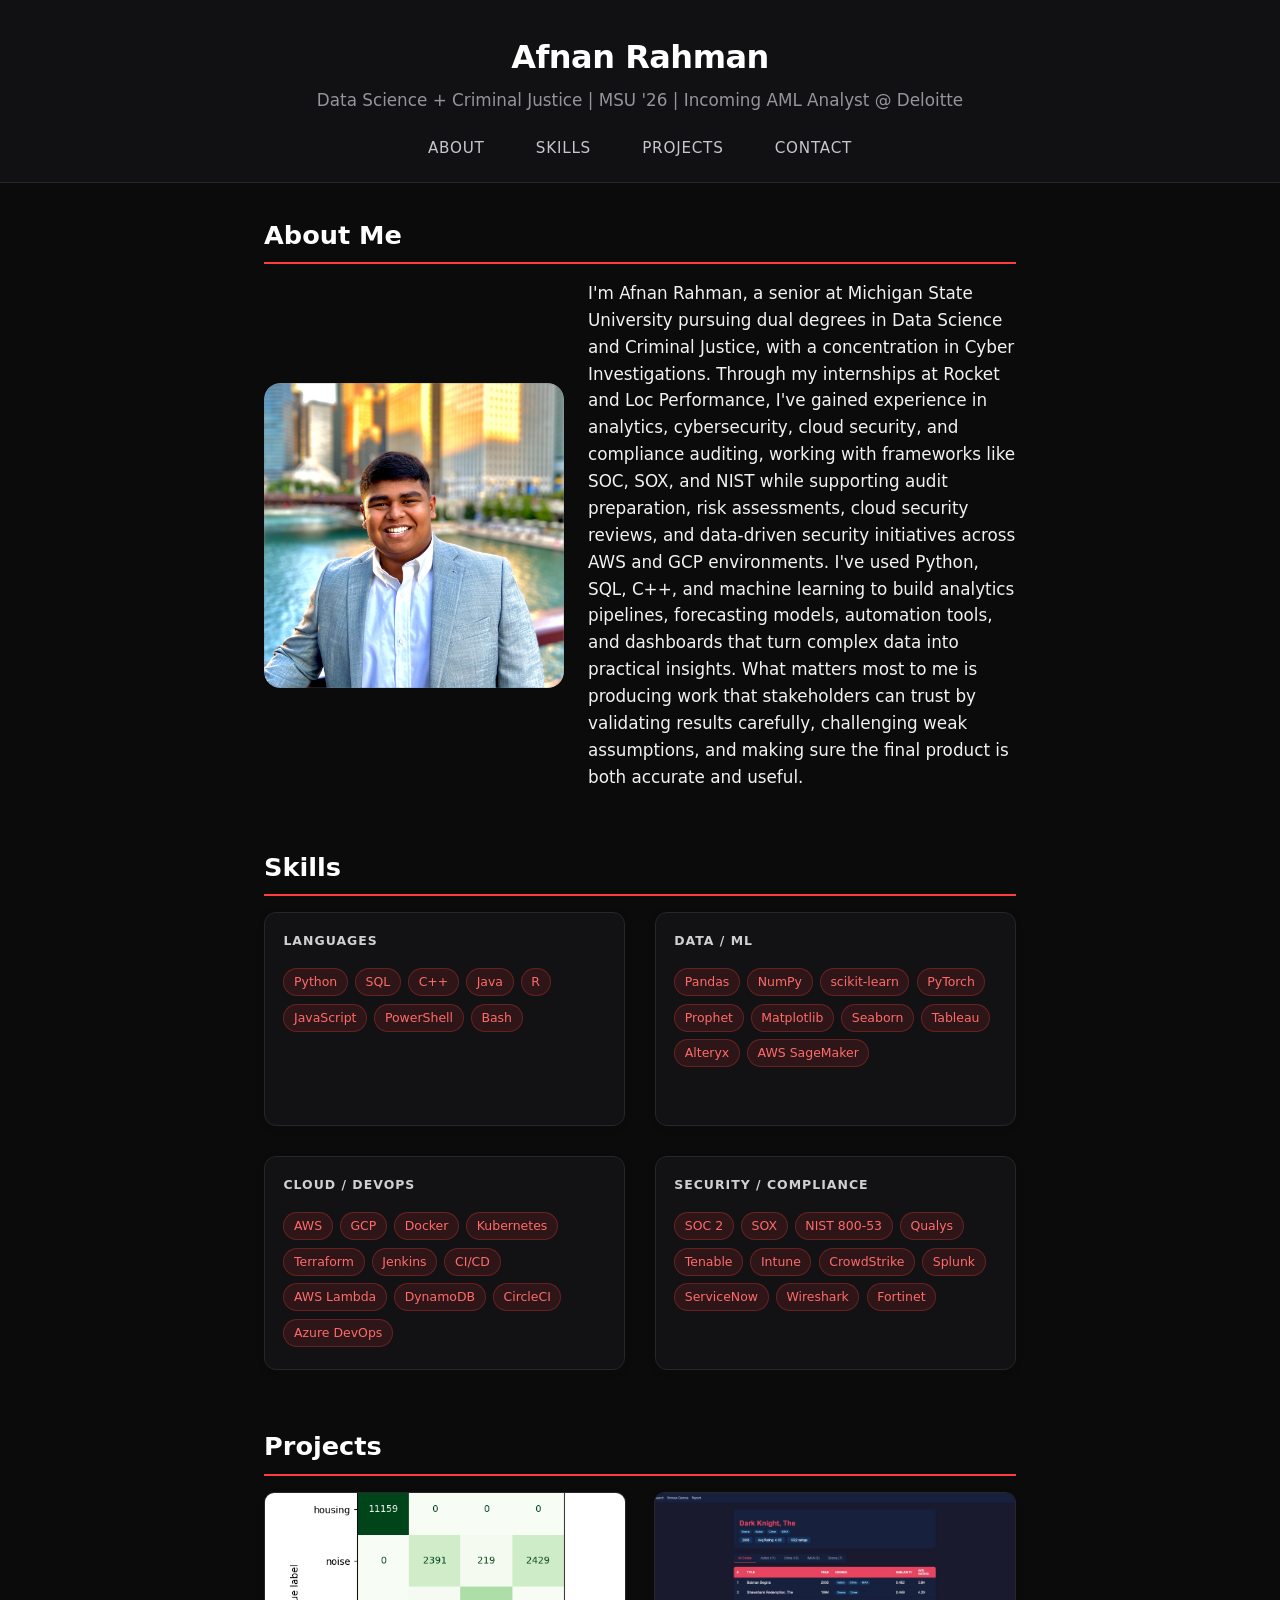
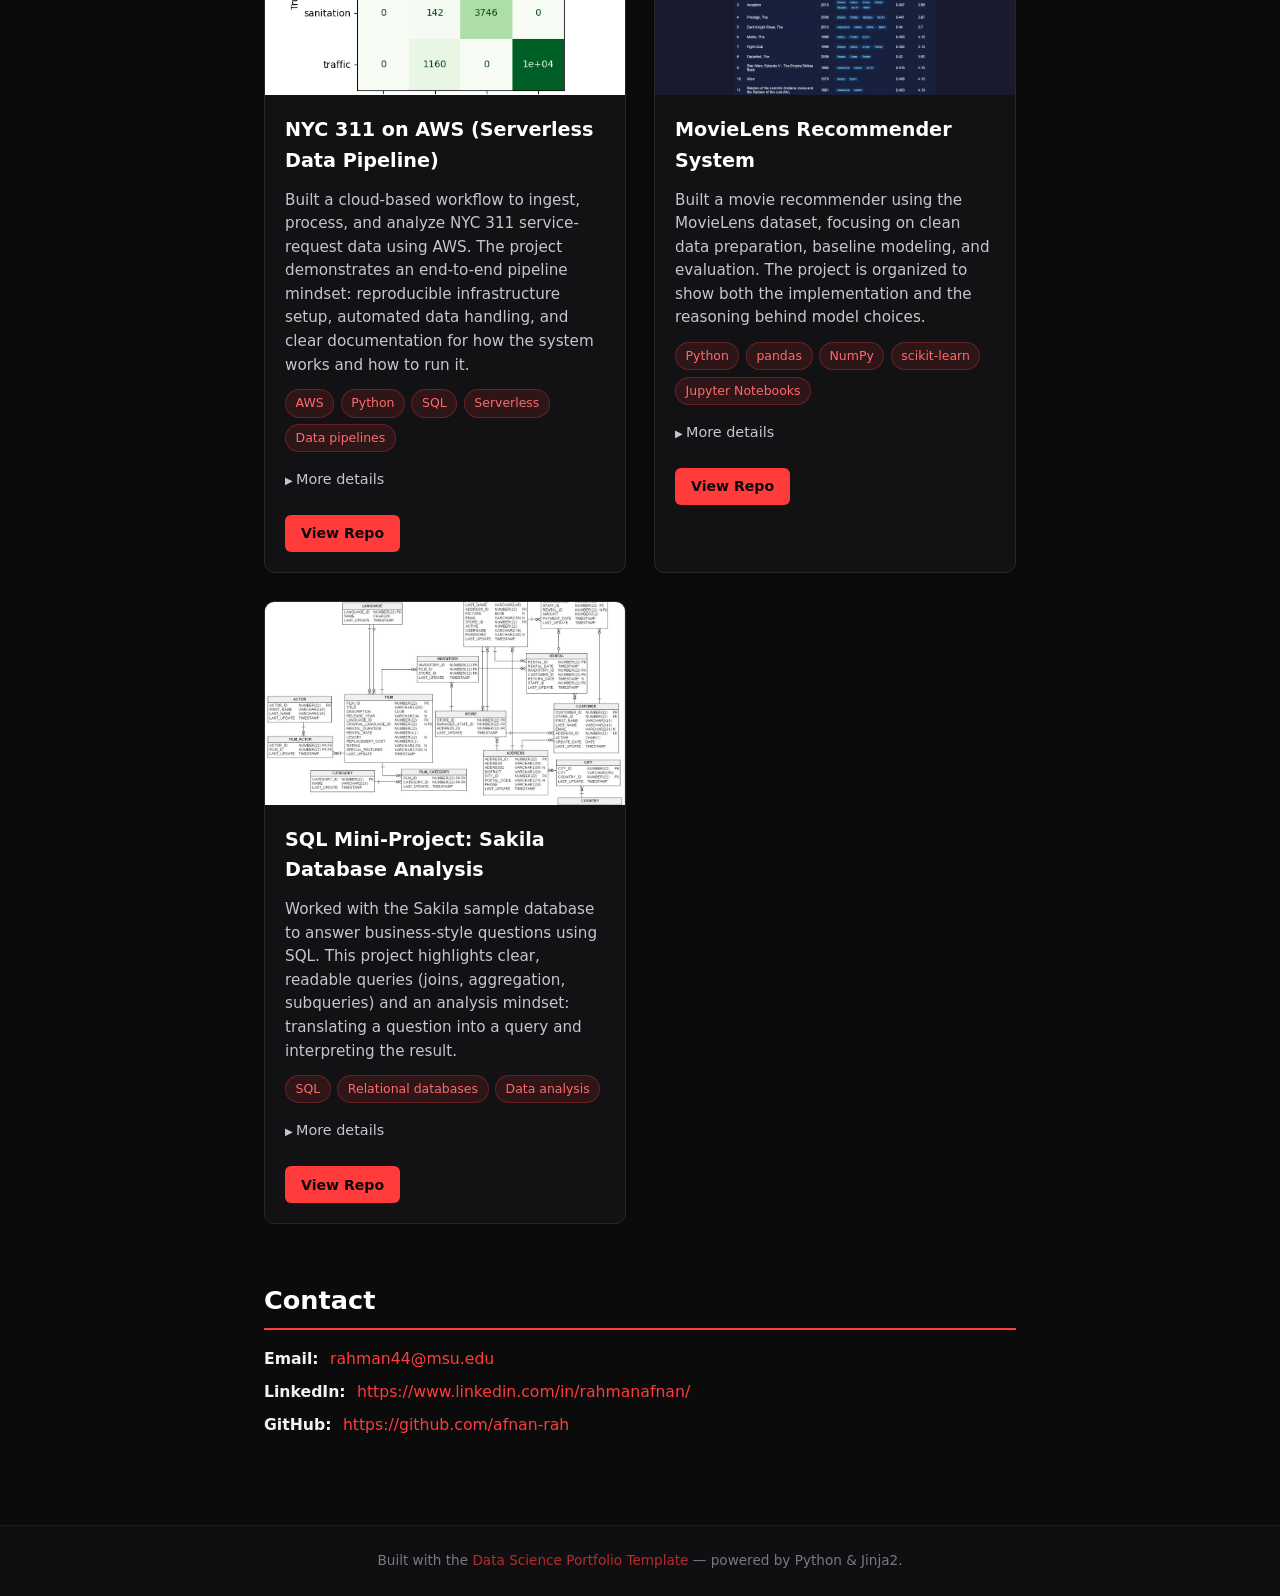
<file: docs/index.html>
<!DOCTYPE html>
<html lang="en">
<head>
  <meta charset="UTF-8" />
  <meta name="viewport" content="width=device-width, initial-scale=1.0" />
  <title>Afnan Rahman | Data Science Portfolio</title>

  <!-- Base styles always loaded -->
  <link rel="stylesheet" href="css/base.css" />

  <!-- Theme stylesheet — controlled by `theme` in portfolio_config.yaml -->
  <link rel="stylesheet" href="css/themes/onyx-red.css" />
</head>
<body>

  <!-- ===== Header ===== -->
  <header class="site-header">
    <div class="header-inner">
      <div class="header-name">Afnan Rahman</div>
      <div class="header-tagline">Data Science + Criminal Justice | MSU &#39;26 | Incoming AML Analyst @ Deloitte</div>
    </div>

    <!-- Navigation bar -->
    <nav class="site-nav">
      <a href="#about">About</a>
      <a href="#skills">Skills</a>
      <a href="#projects">Projects</a>
      <a href="#contact">Contact</a>
    </nav>
  </header>

  <!-- ===== Main content (filled in by child templates) ===== -->
  <main class="site-main">
    

<!-- ===== About section ===== -->
<section id="about" class="section about-section">
  <h2>About Me</h2>
  <div class="about-layout">
    
    <div class="about-photo">
      <img
        class="about-photo-image"
        src="img/afnan_headshot.png"
        alt="Portrait of Afnan Rahman"
        loading="lazy"
      />
    </div>
    
    <div class="about-text"><p>I'm Afnan Rahman, a senior at Michigan State University pursuing dual degrees in Data Science and Criminal Justice, with a concentration in Cyber Investigations. Through my internships at Rocket and Loc Performance, I've gained experience in analytics, cybersecurity, cloud security, and compliance auditing, working with frameworks like SOC, SOX, and NIST while supporting audit preparation, risk assessments, cloud security reviews, and data-driven security initiatives across AWS and GCP environments. I've used Python, SQL, C++, and machine learning to build analytics pipelines, forecasting models, automation tools, and dashboards that turn complex data into practical insights. What matters most to me is producing work that stakeholders can trust by validating results carefully, challenging weak assumptions, and making sure the final product is both accurate and useful.</p></div>
  </div>
</section>

<!-- ===== Skills section ===== -->

<section id="skills" class="section skills-section">
  <h2>Skills</h2>
  <div class="skills-block" aria-label="Skills">
    <div class="skills-groups">
      
      <div class="skills-group">
        <div class="skills-category">Languages</div>
        <div class="skills-chips">
          
          <span class="tech-badge skill-chip">Python</span>
          
          <span class="tech-badge skill-chip">SQL</span>
          
          <span class="tech-badge skill-chip">C++</span>
          
          <span class="tech-badge skill-chip">Java</span>
          
          <span class="tech-badge skill-chip">R</span>
          
          <span class="tech-badge skill-chip">JavaScript</span>
          
          <span class="tech-badge skill-chip">PowerShell</span>
          
          <span class="tech-badge skill-chip">Bash</span>
          
        </div>
      </div>
      
      <div class="skills-group">
        <div class="skills-category">Data / ML</div>
        <div class="skills-chips">
          
          <span class="tech-badge skill-chip">Pandas</span>
          
          <span class="tech-badge skill-chip">NumPy</span>
          
          <span class="tech-badge skill-chip">scikit-learn</span>
          
          <span class="tech-badge skill-chip">PyTorch</span>
          
          <span class="tech-badge skill-chip">Prophet</span>
          
          <span class="tech-badge skill-chip">Matplotlib</span>
          
          <span class="tech-badge skill-chip">Seaborn</span>
          
          <span class="tech-badge skill-chip">Tableau</span>
          
          <span class="tech-badge skill-chip">Alteryx</span>
          
          <span class="tech-badge skill-chip">AWS SageMaker</span>
          
        </div>
      </div>
      
      <div class="skills-group">
        <div class="skills-category">Cloud / DevOps</div>
        <div class="skills-chips">
          
          <span class="tech-badge skill-chip">AWS</span>
          
          <span class="tech-badge skill-chip">GCP</span>
          
          <span class="tech-badge skill-chip">Docker</span>
          
          <span class="tech-badge skill-chip">Kubernetes</span>
          
          <span class="tech-badge skill-chip">Terraform</span>
          
          <span class="tech-badge skill-chip">Jenkins</span>
          
          <span class="tech-badge skill-chip">CI/CD</span>
          
          <span class="tech-badge skill-chip">AWS Lambda</span>
          
          <span class="tech-badge skill-chip">DynamoDB</span>
          
          <span class="tech-badge skill-chip">CircleCI</span>
          
          <span class="tech-badge skill-chip">Azure DevOps</span>
          
        </div>
      </div>
      
      <div class="skills-group">
        <div class="skills-category">Security / Compliance</div>
        <div class="skills-chips">
          
          <span class="tech-badge skill-chip">SOC 2</span>
          
          <span class="tech-badge skill-chip">SOX</span>
          
          <span class="tech-badge skill-chip">NIST 800-53</span>
          
          <span class="tech-badge skill-chip">Qualys</span>
          
          <span class="tech-badge skill-chip">Tenable</span>
          
          <span class="tech-badge skill-chip">Intune</span>
          
          <span class="tech-badge skill-chip">CrowdStrike</span>
          
          <span class="tech-badge skill-chip">Splunk</span>
          
          <span class="tech-badge skill-chip">ServiceNow</span>
          
          <span class="tech-badge skill-chip">Wireshark</span>
          
          <span class="tech-badge skill-chip">Fortinet</span>
          
        </div>
      </div>
      
    </div>
  </div>
</section>


<!-- ===== Projects section ===== -->
<section id="projects" class="section projects-section">
  <h2>Projects</h2>

  <div class="project-grid">
    
    <article class="project-card">

      <!-- Project thumbnail image -->
      <div class="project-image-wrapper">
        <img
          src="img/aws_nyc311_confusion_matrix.png"
          alt="Thumbnail for NYC 311 on AWS (Serverless Data Pipeline)"
          class="project-image"
        />
      </div>

      <div class="project-body">
        <h3 class="project-title">NYC 311 on AWS (Serverless Data Pipeline)</h3>

        <!-- Short summary written for a non-expert audience -->
        <p class="project-summary">Built a cloud-based workflow to ingest, process, and analyze NYC 311 service-request data using AWS. The project demonstrates an end-to-end pipeline mindset: reproducible infrastructure setup, automated data handling, and clear documentation for how the system works and how to run it.
</p>

        <!-- Tech stack as pill badges -->
        <div class="tech-stack">
          
          <span class="tech-badge">AWS</span>
          
          <span class="tech-badge">Python</span>
          
          <span class="tech-badge">SQL</span>
          
          <span class="tech-badge">Serverless</span>
          
          <span class="tech-badge">Data pipelines</span>
          
        </div>

        <!-- Collapsible details (problem / approach / results) -->
        <details class="project-details">
          <summary>More details</summary>

          <div class="detail-block">
            <h4>Problem</h4>
            <p>Public datasets like NYC 311 are large and continuously updated. The goal was to build a repeatable cloud workflow that can ingest data reliably, support querying/analysis, and be documented well enough that another person can run it without guesswork.
</p>
          </div>

          <div class="detail-block">
            <h4>Approach</h4>
            <p>Implemented a serverless-first pipeline design and documented the full workflow end-to-end (setup, ingestion, processing, and analysis). Focused on clean interfaces between steps, automation where possible, and keeping the repository easy to navigate for reviewers.
</p>
          </div>

          <div class="detail-block">
            <h4>Results &amp; Impact</h4>
            <p>Produced a working cloud workflow that’s easy to demo and extend. The repository is designed to showcase practical cloud data engineering fundamentals (automation, reliability, and clear documentation) in an employer-readable way.
</p>
          </div>
        </details>

        <!-- Links to the GitHub repo and notebook -->
        <div class="project-links">
          
          <a href="https://github.com/afnan-rah/aws-nyc311-rahman44" target="_blank" rel="noopener" class="btn btn-repo">
            View Repo
          </a>
          
          
        </div>
      </div>

    </article>
    
    <article class="project-card">

      <!-- Project thumbnail image -->
      <div class="project-image-wrapper">
        <img
          src="img/movielens_recommender_ui_v2.png"
          alt="Thumbnail for MovieLens Recommender System"
          class="project-image"
        />
      </div>

      <div class="project-body">
        <h3 class="project-title">MovieLens Recommender System</h3>

        <!-- Short summary written for a non-expert audience -->
        <p class="project-summary">Built a movie recommender using the MovieLens dataset, focusing on clean data preparation, baseline modeling, and evaluation. The project is organized to show both the implementation and the reasoning behind model choices.
</p>

        <!-- Tech stack as pill badges -->
        <div class="tech-stack">
          
          <span class="tech-badge">Python</span>
          
          <span class="tech-badge">pandas</span>
          
          <span class="tech-badge">NumPy</span>
          
          <span class="tech-badge">scikit-learn</span>
          
          <span class="tech-badge">Jupyter Notebooks</span>
          
        </div>

        <!-- Collapsible details (problem / approach / results) -->
        <details class="project-details">
          <summary>More details</summary>

          <div class="detail-block">
            <h4>Problem</h4>
            <p>Given historical user ratings, how can we recommend movies a user is likely to enjoy? The goal was to implement a recommender workflow that is easy to understand, evaluate, and iterate on.
</p>
          </div>

          <div class="detail-block">
            <h4>Approach</h4>
            <p>Prepared MovieLens ratings data for modeling, implemented recommendation baselines, and evaluated performance with appropriate metrics. Structured the code/notebooks so that data cleaning, modeling, and evaluation are clearly separated and reproducible.
</p>
          </div>

          <div class="detail-block">
            <h4>Results &amp; Impact</h4>
            <p>Delivered a working recommender pipeline that can generate user-level recommendations and provides a strong template for comparing approaches (e.g., baseline vs. more advanced models) as the project evolves.
</p>
          </div>
        </details>

        <!-- Links to the GitHub repo and notebook -->
        <div class="project-links">
          
          <a href="https://github.com/afnan-rah/movielens-recommender-system" target="_blank" rel="noopener" class="btn btn-repo">
            View Repo
          </a>
          
          
        </div>
      </div>

    </article>
    
    <article class="project-card">

      <!-- Project thumbnail image -->
      <div class="project-image-wrapper">
        <img
          src="img/sakila_schema_diagram.png"
          alt="Thumbnail for SQL Mini-Project: Sakila Database Analysis"
          class="project-image"
        />
      </div>

      <div class="project-body">
        <h3 class="project-title">SQL Mini-Project: Sakila Database Analysis</h3>

        <!-- Short summary written for a non-expert audience -->
        <p class="project-summary">Worked with the Sakila sample database to answer business-style questions using SQL. This project highlights clear, readable queries (joins, aggregation, subqueries) and an analysis mindset: translating a question into a query and interpreting the result.
</p>

        <!-- Tech stack as pill badges -->
        <div class="tech-stack">
          
          <span class="tech-badge">SQL</span>
          
          <span class="tech-badge">Relational databases</span>
          
          <span class="tech-badge">Data analysis</span>
          
        </div>

        <!-- Collapsible details (problem / approach / results) -->
        <details class="project-details">
          <summary>More details</summary>

          <div class="detail-block">
            <h4>Problem</h4>
            <p>The Sakila database represents a simplified video-rental business. The goal was to use SQL to extract actionable insights—such as customer behavior, inventory performance, and revenue patterns—from a relational schema.
</p>
          </div>

          <div class="detail-block">
            <h4>Approach</h4>
            <p>Wrote and iterated on SQL queries to answer a set of structured questions, emphasizing correctness, readability, and efficient use of joins and aggregation. Validated results with sanity checks and clear interpretation.
</p>
          </div>

          <div class="detail-block">
            <h4>Results &amp; Impact</h4>
            <p>Produced a set of queries and outputs that demonstrate practical SQL fluency and the ability to communicate insights from relational data—skills that transfer directly to analytics and data engineering workflows.
</p>
          </div>
        </details>

        <!-- Links to the GitHub repo and notebook -->
        <div class="project-links">
          
          <a href="https://github.com/afnan-rah/cmse492-hw02-rahman44" target="_blank" rel="noopener" class="btn btn-repo">
            View Repo
          </a>
          
          
        </div>
      </div>

    </article>
    
  </div>
</section>

<!-- ===== Contact section ===== -->
<section id="contact" class="section contact-section">
  <h2>Contact</h2>
  <ul class="contact-list">
    
    <li>
      <span class="contact-label">Email:</span>
      <a href="mailto:rahman44@msu.edu">rahman44@msu.edu</a>
    </li>
    
    
    <li>
      <span class="contact-label">LinkedIn:</span>
      <a href="https://www.linkedin.com/in/rahmanafnan/" target="_blank" rel="noopener">https://www.linkedin.com/in/rahmanafnan/</a>
    </li>
    
    
    <li>
      <span class="contact-label">GitHub:</span>
      <a href="https://github.com/afnan-rah" target="_blank" rel="noopener">https://github.com/afnan-rah</a>
    </li>
    
  </ul>
</section>


  </main>

  <!-- ===== Footer ===== -->
  <footer class="site-footer">
    <p>Built with the <a href="https://github.com/devinsilvia/professional_portfolio_template">Data Science Portfolio Template</a> &mdash; powered by Python &amp; Jinja2.</p>
  </footer>
</body>
</html>
</file>
<file: docs/css/base.css>
/* ============================================================
   base.css  —  Layout and structure styles shared by all themes.
   Theme-specific colors (backgrounds, text, accents) live in
   static/css/themes/light.css and static/css/themes/dark.css.
   ============================================================ */

/* ----- Reset & box model ----- */
*, *::before, *::after {
  box-sizing: border-box;
  margin: 0;
  padding: 0;
}

body {
  font-family: ui-sans-serif, system-ui, -apple-system, BlinkMacSystemFont, "Segoe UI", sans-serif;
  font-size: 1rem;
  line-height: 1.6;
  min-height: 100vh;
  display: flex;
  flex-direction: column;
  -webkit-font-smoothing: antialiased;
  -moz-osx-font-smoothing: grayscale;
}

a:focus-visible {
  outline: 2px solid currentColor;
  outline-offset: 2px;
  border-radius: 6px;
}

a {
  text-decoration: none;
}

a:hover {
  text-decoration: underline;
}

img {
  max-width: 100%;
  display: block;
}

/* ----- Site header ----- */
.site-header {
  padding: 2rem 1.5rem 1rem;
  text-align: center;
  position: sticky;
  top: 0;
  z-index: 10;
  backdrop-filter: blur(10px);
}

.header-inner {
  max-width: 900px;
  margin: 0 auto;
}

.header-name {
  font-size: 2rem;
  font-weight: 700;
  letter-spacing: -0.5px;
}

.header-tagline {
  font-size: 1.05rem;
  margin-top: 0.25rem;
  opacity: 0.8;
}

/* ----- Navigation ----- */
.site-nav {
  margin-top: 1rem;
  display: flex;
  justify-content: center;
  gap: 2rem;
  font-size: 0.95rem;
  font-weight: 500;
  text-transform: uppercase;
  letter-spacing: 0.05em;
}

.site-nav a {
  padding: 0.35rem 0.6rem;
  border-radius: 8px;
}

.site-nav a:focus-visible {
  outline: 2px solid currentColor;
  outline-offset: 2px;
}

/* ----- Main content area ----- */
.site-main {
  flex: 1;
  max-width: 800px;
  width: 100%;
  margin: 0 auto;
  padding: 2rem 1.5rem;
}

/* ----- Generic section spacing ----- */
.section {
  margin-bottom: 3.5rem;
}

.section h2 {
  font-size: 1.6rem;
  font-weight: 700;
  margin-bottom: 1rem;
  padding-bottom: 0.4rem;
  border-bottom: 2px solid;
}

/* ----- About section ----- */
.about-layout {
  display: grid;
  grid-template-columns: minmax(220px, 300px) minmax(0, 1fr);
  gap: 1.5rem;
  /* Photo shorter than text: keep natural image size (no cover stretch) and vertically center with the copy */
  align-items: center;
}

.about-photo {
  position: relative;
  width: 100%;
  max-width: 300px;
  border-radius: 16px;
  overflow: hidden;
  /* Subtle mat when the image is letterboxed (object-fit: contain) */
  background: rgba(127, 127, 127, 0.08);
}

.about-photo::after {
  content: "";
  position: absolute;
  inset: 0;
  border-radius: 16px;
  box-shadow: inset 0 0 0 1px rgba(127, 127, 127, 0.22);
  pointer-events: none;
}

.about-photo-image {
  width: 100%;
  height: auto;
  display: block;
  border-radius: 16px;
  /* Natural proportions — no cover crop "zoom" */
  box-shadow: 0 8px 22px rgba(0, 0, 0, 0.12);
}

.about-text {
  font-size: 1.05rem;
}

.about-text p + p {
  margin-top: 1rem;
}

/* ----- Skills (About section) ----- */
.skills-block {
  margin-top: 0.25rem;
}

.skills-groups {
  display: grid;
  grid-template-columns: 1fr;
  gap: 1.85rem;
}

.skills-group {
  padding: 1.15rem 1.15rem;
  border-radius: 12px;
  border: 1px solid rgba(127, 127, 127, 0.34);
  box-shadow: 0 2px 8px rgba(0, 0, 0, 0.08);
  transition: box-shadow 0.2s ease, transform 0.2s ease;
  display: flex;
  flex-direction: column;
  align-items: stretch;
  height: 100%;
}

.skills-group:hover {
  box-shadow: 0 4px 16px rgba(0, 0, 0, 0.14);
  transform: translateY(-2px);
}

.skills-category {
  font-size: 0.78rem;
  font-weight: 800;
  text-transform: uppercase;
  letter-spacing: 0.08em;
  opacity: 0.85;
  margin-bottom: 1.05rem;
}

.skills-chips {
  display: flex;
  flex-wrap: wrap;
  gap: 0.45rem;
  align-content: flex-start;
  padding-bottom: 0.25rem;
}

.skill-chip {
  font-size: 0.82rem;
  padding: 0.22rem 0.65rem;
}

@media (min-width: 720px) {
  .skills-groups {
    grid-template-columns: repeat(2, minmax(0, 1fr));
    grid-auto-rows: 1fr;
  }
}

/* ----- Project grid ----- */
.project-grid {
  display: grid;
  grid-template-columns: repeat(auto-fill, minmax(340px, 1fr));
  gap: 1.75rem;
}

/* ----- Project card ----- */
.project-card {
  border-radius: 10px;
  overflow: hidden;
  display: flex;
  flex-direction: column;
  box-shadow: 0 2px 8px rgba(0, 0, 0, 0.08);
  transition: box-shadow 0.2s ease, transform 0.2s ease;
}

.project-card:hover {
  box-shadow: 0 4px 16px rgba(0, 0, 0, 0.14);
  transform: translateY(-2px);
}

.project-image-wrapper {
  width: 100%;
  aspect-ratio: 16 / 9;
  overflow: hidden;
}

.project-image {
  width: 100%;
  height: 100%;
  object-fit: cover;
}

.project-body {
  padding: 1.25rem;
  display: flex;
  flex-direction: column;
  gap: 0.75rem;
  flex: 1;
}

.project-title {
  font-size: 1.2rem;
  font-weight: 600;
}

.project-summary {
  font-size: 0.95rem;
  line-height: 1.55;
}

/* ----- Tech stack badges ----- */
.tech-stack {
  display: flex;
  flex-wrap: wrap;
  gap: 0.4rem;
}

.tech-badge {
  font-size: 0.78rem;
  font-weight: 500;
  padding: 0.2rem 0.6rem;
  border-radius: 999px;
}

/* ----- Collapsible project details ----- */
.project-details {
  font-size: 0.9rem;
}

.project-details summary {
  cursor: pointer;
  font-weight: 500;
  padding: 0.25rem 0;
  list-style: none;
}

.project-details summary::-webkit-details-marker {
  display: none;
}

.project-details summary::before {
  content: "▶  ";
  font-size: 0.7em;
}

details[open] summary::before {
  content: "▼  ";
}

.project-details summary:hover {
  text-decoration: none;
}

.project-details summary:focus-visible {
  outline: 2px solid currentColor;
  outline-offset: 3px;
  border-radius: 8px;
}

.detail-block {
  margin-top: 0.75rem;
}

.detail-block h4 {
  font-size: 0.85rem;
  text-transform: uppercase;
  letter-spacing: 0.06em;
  margin-bottom: 0.25rem;
  font-weight: 600;
}

/* ----- Project link buttons ----- */
.project-links {
  display: flex;
  gap: 0.75rem;
  padding-top: 0.5rem;
}

.btn {
  display: inline-block;
  padding: 0.45rem 1rem;
  border-radius: 6px;
  font-size: 0.88rem;
  font-weight: 600;
  transition: opacity 0.15s ease, transform 0.15s ease;
}

.btn:hover {
  opacity: 0.85;
  text-decoration: none;
  transform: translateY(-1px);
}

.btn:focus-visible {
  outline: 2px solid currentColor;
  outline-offset: 2px;
}

/* ----- Contact section ----- */
.contact-list {
  list-style: none;
  display: flex;
  flex-direction: column;
  gap: 0.5rem;
  font-size: 0.98rem;
}

.contact-label {
  font-weight: 600;
  margin-right: 0.4rem;
}

/* ----- Footer ----- */
.site-footer {
  text-align: center;
  padding: 1.5rem;
  font-size: 0.85rem;
  opacity: 0.7;
}

/* ----- Responsive tweaks ----- */
@media (max-width: 640px) {
  .about-layout {
    grid-template-columns: 1fr;
    text-align: left;
  }

  .about-photo {
    max-width: 300px;
    margin: 0 auto 0.25rem;
  }

  .about-photo-image {
    max-height: min(70vh, 480px);
    width: 100%;
    height: auto;
    object-fit: contain;
  }
}

@media (max-width: 500px) {
  .project-grid {
    grid-template-columns: 1fr;
  }
  .header-name {
    font-size: 1.5rem;
  }
}
</file>
<file: docs/css/themes/onyx-red.css>
/* ============================================================
   themes/onyx-red.css  —  Sleek black + red modern theme.
   Use by setting:  theme: onyx-red  in portfolio_config.yaml
   ============================================================ */

body {
  background-color: #0b0b0c;
  color: #f2f2f3;
}

a {
  color: #ff3b3b;
}

a:hover {
  color: #ff5c5c;
  text-decoration: none;
}

/* Header */
.site-header {
  background-color: rgba(18, 18, 20, 0.9);
  border-bottom: 1px solid #26262b;
}

.header-name {
  color: #ffffff;
}

.header-tagline {
  color: #b6b6bd;
}

.site-nav a {
  color: #c6c6cc;
}

.site-nav a:hover {
  color: #ffffff;
}

/* Section headings */
.section h2 {
  color: #ffffff;
  border-color: #ff3b3b;
}

.about-photo {
  background-color: #16161a;
}

.about-photo-image {
  box-shadow: 0 10px 26px rgba(0, 0, 0, 0.45);
}

.skills-group {
  background-color: #121214;
  border-color: #26262b;
}

/* Project card */
.project-card {
  background-color: #121214;
  border: 1px solid #26262b;
}

.project-title {
  color: #ffffff;
}

.project-summary {
  color: #c6c6cc;
}

/* Tech badges */
.tech-badge {
  background-color: rgba(255, 59, 59, 0.12);
  color: #ff6a6a;
  border: 1px solid rgba(255, 59, 59, 0.28);
}

/* Details */
.project-details {
  color: #c6c6cc;
}

.detail-block h4 {
  color: #b6b6bd;
}

/* Buttons */
.btn-repo {
  background-color: #ff3b3b;
  color: #0b0b0c;
}

.btn-notebook {
  background-color: #16161a;
  color: #f2f2f3;
  border: 1px solid #2e2e35;
}

/* Contact */
.contact-list a {
  color: #ff3b3b;
}

/* Footer */
.site-footer {
  background-color: rgba(18, 18, 20, 0.9);
  border-top: 1px solid #26262b;
  color: #a8a8af;
}

.site-footer a {
  color: #ff3b3b;
}
</file>
